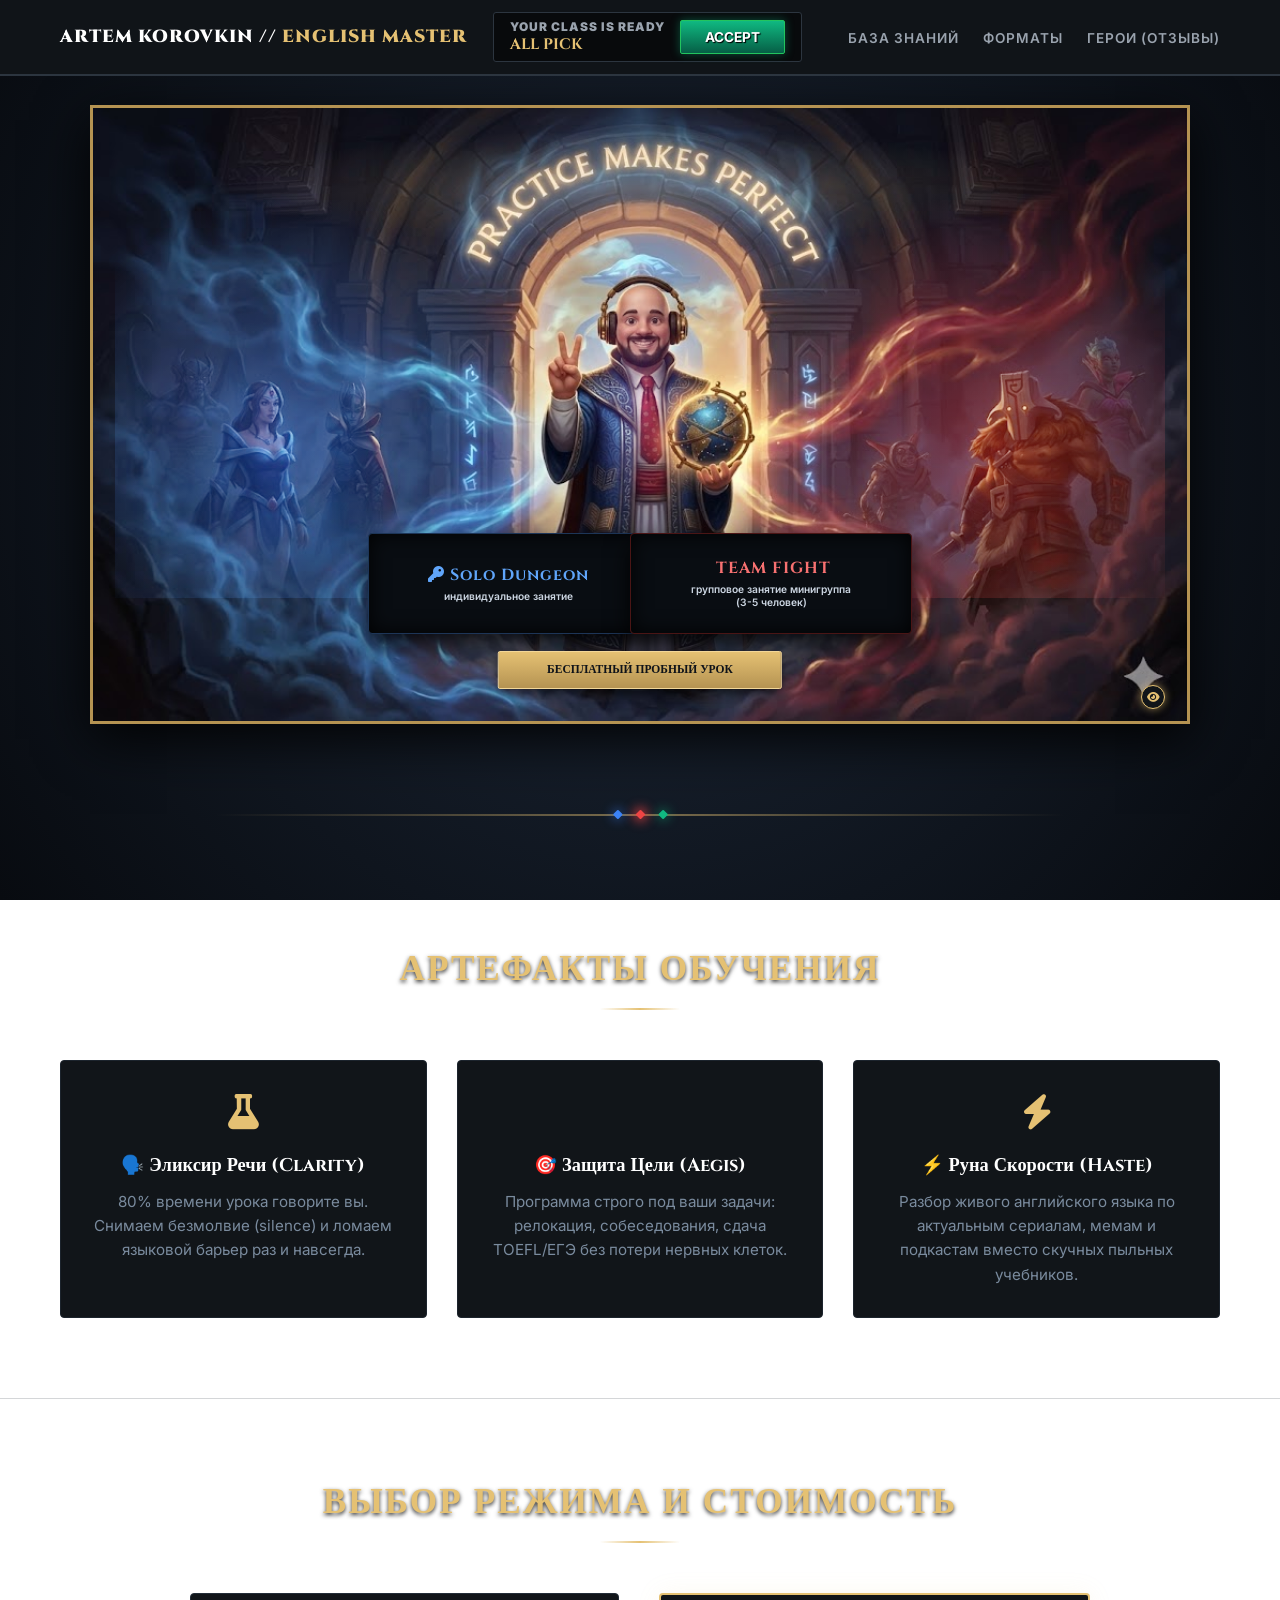
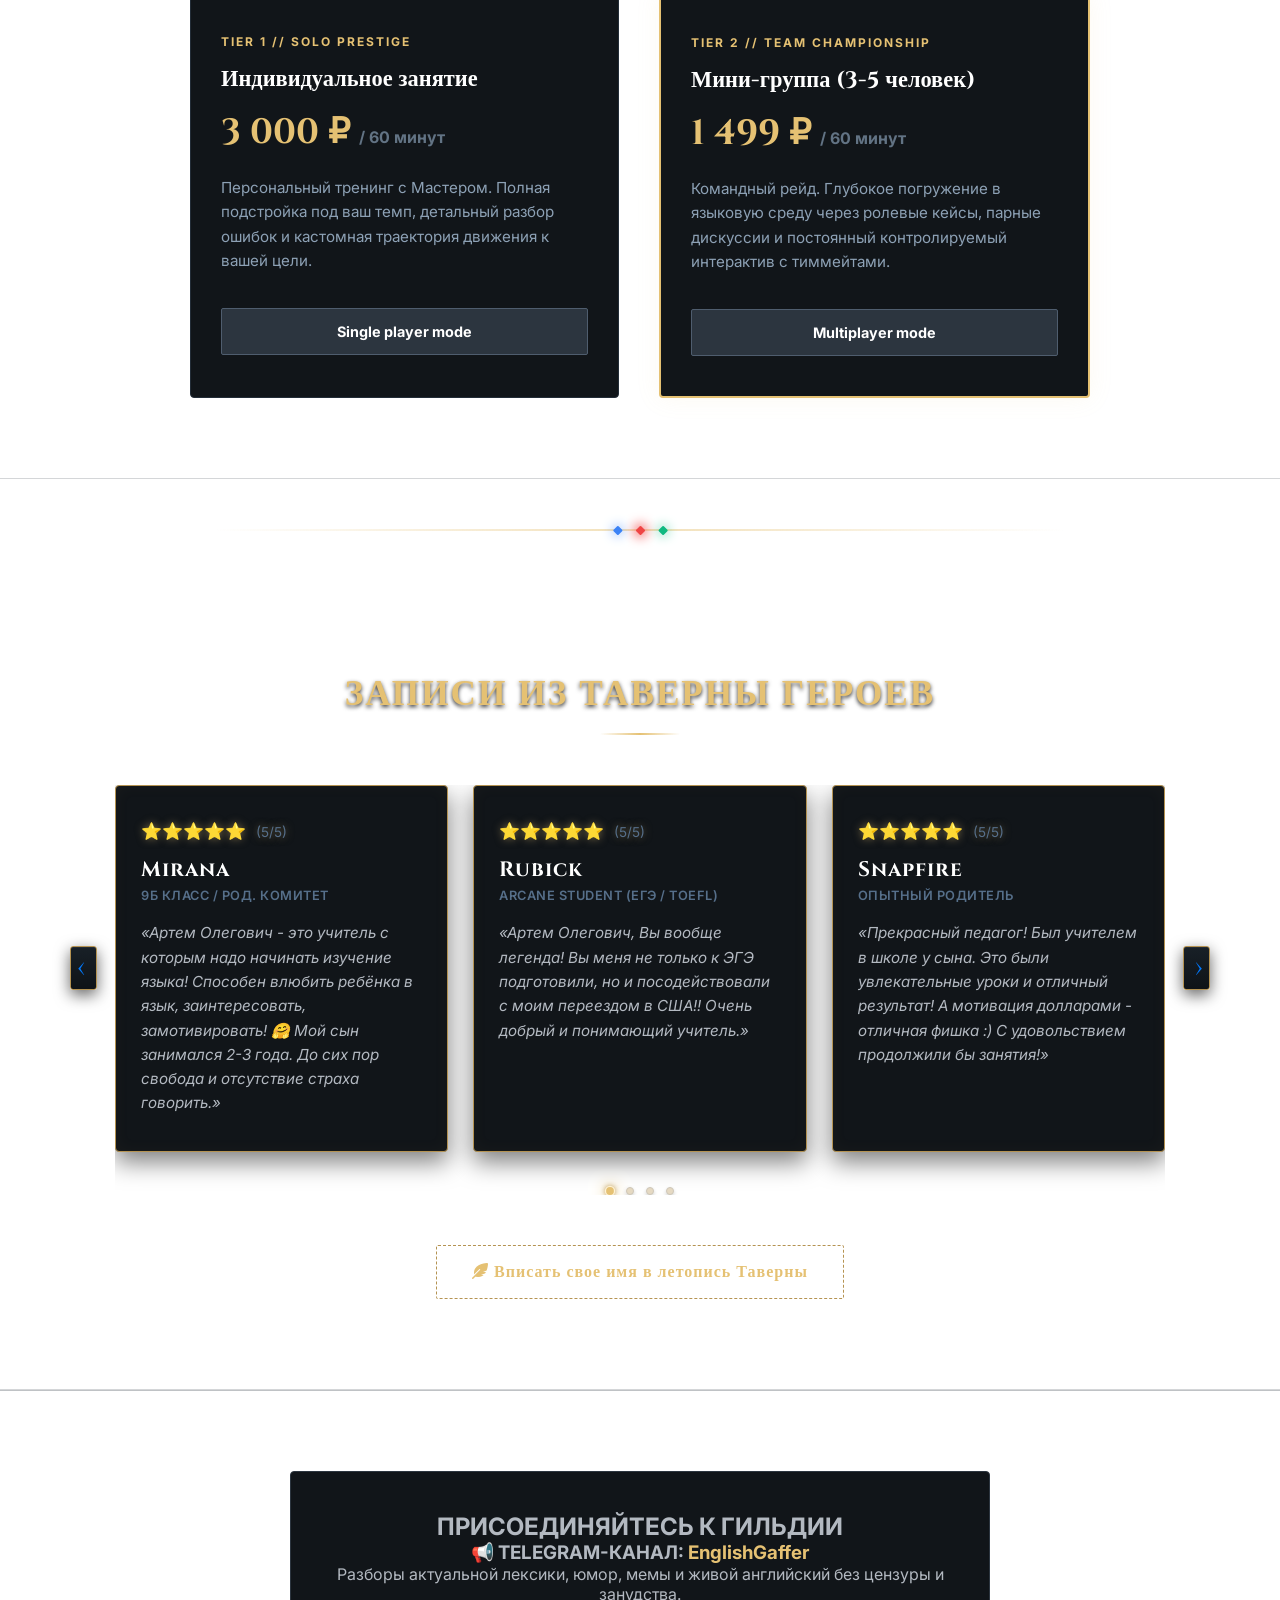
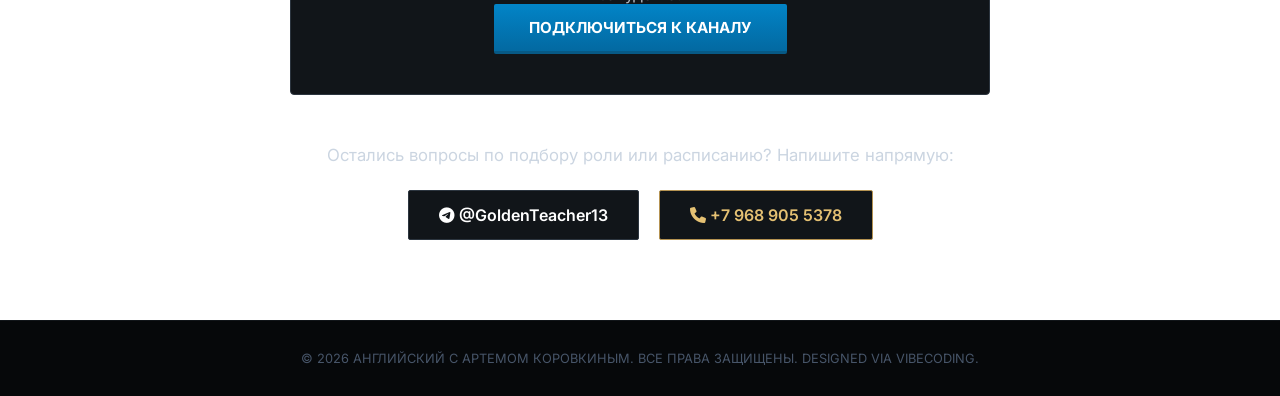
<file: index.htm>
<!DOCTYPE html>
<html lang="ru">
<head>
    <meta charset="UTF-8">
    <meta name="viewport" content="width=device-width, initial-scale=1.0">
    <title>The Sanctum of English | Артем Коровкин</title>
    <link href="https://fonts.googleapis.com/css2?family=Cinzel:wght@500;700;900&family=Inter:wght@400;600;700&display=swap" rel="stylesheet">
    <link rel="stylesheet" href="style.css?v=2.0">
    <link rel="stylesheet" href="https://cdnjs.cloudflare.com/ajax/libs/font-awesome/6.0.0/css/all.min.css">
    <link rel="stylesheet" href="https://cdn.jsdelivr.net/npm/swiper@11/swiper-bundle.min.css" />
</head>
<body>

    <header>
        <div class="container header-flex">
            <div class="logo-dota">ARTEM KOROVKIN // <span>ENGLISH MASTER</span></div>
            
            <div class="match-ready-container">
                <div class="match-ready-text">
                    <span class="text-ready-status">YOUR CLASS IS READY</span>
                    <span class="text-ready-mode gold-accent">ALL PICK</span>
                </div>
                <a href="https://telegram.me/GoldenTeacher13" target="_blank" class="btn-match-accept">ACCEPT</a>
            </div>

            <nav class="header-nav">
                <a href="#about">БАЗА ЗНАНИЙ</a>
                <a href="#services">ФОРМАТЫ</a>
                <a href="#reviews">ГЕРОИ (ОТЗЫВЫ)</a>
            </nav>
        </div>
    </header>

    <section class="hero-dota">
        <div class="container">
            
            <div class="dota-shrine-canvas">
                <img src="dota_hero.jpg" alt="The Sanctum of English" class="canvas-base-img">
                
                <div class="central-energy-rift"></div>
                
                <div class="ambient-smoke smoke-layer-1"></div>
                <div class="ambient-smoke smoke-layer-2"></div>
                <div class="arch-glow-pulse"></div>

                <a href="#solo-track" class="interactive-overlay-btn solo-dungeon-trigger">
                    <div class="overlay-main-title"><i class="fas fa-key"></i> Solo Dungeon</div>
                    <div class="overlay-sub-title">индивидуальное занятие</div>
                </a>

                <a href="#group-raid" class="interactive-overlay-btn team-fight-trigger">
                    <div class="overlay-main-title"><i class="fas fa-shield-halved"></i> TEAM FIGHT</div>
                    <div class="overlay-sub-title">групповое занятие минигруппа<br>(3-5 человек)</div>
                </a>

                <a href="https://telegram.me/GoldenTeacher13" target="_blank" class="interactive-trial-overlay-btn">
                    БЕСПЛАТНЫЙ ПРОБНЫЙ УРОК
                </a>

                <div class="dota-ward-easteregg" title="Observer Ward дает обзор на English Master!">
                    <i class="fas fa-eye"></i>
                </div>
            </div> 
        </div> 
    </section>

    <div class="dota-divider"></div>

    <section id="about" class="about-dota">
        <div class="container">
            <h2 class="section-title">АРТЕФАКТЫ ОБУЧЕНИЯ</h2>
            <div class="features-dota">
                
                <div class="artifact-card">
                    <div class="artifact-img"><i class="fas fa-flask"></i></div>
                    <h3>🗣️ Эликсир Речи (Clarity)</h3>
                    <p>80% времени урока говорите вы. Снимаем безмолвие (silence) и ломаем языковой барьер раз и навсегда.</p>
                </div>
                
                <div class="artifact-card">
                    <div class="artifact-img"><i class="fas fa-shield-cat"></i></div>
                    <h3>🎯 Защита Цели (Aegis)</h3>
                    <p>Программа строго под ваши задачи: релокация, собеседования, сдача TOEFL/ЕГЭ без потери нервных клеток.</p>
                </div>
                
                <div class="artifact-card">
                    <div class="artifact-img"><i class="fas fa-bolt"></i></div>
                    <h3>⚡ Руна Скорости (Haste)</h3>
                    <p>Разбор живого английского языка по актуальным сериалам, мемам и подкастам вместо скучных пыльных учебников.</p>
                </div>
                
            </div>
        </div>
    </section>

    <section id="services" class="shop-dota">
        <div class="container">
            <h2 class="section-title">ВЫБОР РЕЖИМА И СТОИМОСТЬ</h2>
            
            <div class="shop-grid">
                <div id="solo-track" class="shop-item">
                    <div class="item-tier">TIER 1 // SOLO PRESTIGE</div>
                    <h3>Индивидуальное занятие</h3>
                    <div class="gold-price">3 000 ₽ <span class="price-time">/ 60 минут</span></div>
                    <p class="item-desc">Персональный тренинг с Мастером. Полная подстройка под ваш темп, детальный разбор ошибок и кастомная траектория движения к вашей цели.</p>
                    <a href="https://telegram.me/GoldenTeacher13" target="_blank" class="btn-buy">Single player mode</a>
                </div>

                <div id="group-raid" class="shop-item featured-item">
                    <div class="item-tier">TIER 2 // TEAM CHAMPIONSHIP</div>
                    <h3>Мини-группа (3-5 человек)</h3>
                    <div class="gold-price">1 499 ₽ <span class="price-time">/ 60 минут</span></div>
                    <p class="item-desc">Командный рейд. Глубокое погружение в языковую среду через ролевые кейсы, парные дискуссии и постоянный контролируемый интерактив с тиммейтами.</p>
                    <a href="https://telegram.me/GoldenTeacher13" target="_blank" class="btn-buy team-buy">Multiplayer mode</a>
                </div>
            </div>

        </div>
    </section>

    <div class="dota-divider"></div>

    <section id="reviews" class="reviews-dota">
        <div class="container">
            <h2 class="section-title">ЗАПИСИ ИЗ ТАВЕРНЫ ГЕРОЕВ</h2>
            
            <div class="slider-shrine-container">
                <div class="swiper reviews-swiper">
                    <div class="swiper-wrapper">
                        
                        <div class="swiper-slide hero-review-card">
                            <div class="card-stars">⭐⭐⭐⭐⭐ <span class="stars-numeric">(5/5)</span></div>
                            <h4 class="hero-name">Mirana</h4>
                            <span class="hero-sub">9Б класс / Род. комитет</span>
                            <p class="review-text">«Артем Олегович - это учитель с которым надо начинать изучение языка! Способен влюбить ребёнка в язык, заинтересовать, замотивировать! 🤗 Мой сын занимался 2-3 года. До сих пор свобода и отсутствие страха говорить.»</p>
                        </div>

                        <div class="swiper-slide hero-review-card">
                            <div class="card-stars">⭐⭐⭐⭐⭐ <span class="stars-numeric">(5/5)</span></div>
                            <h4 class="hero-name">Rubick</h4>
                            <span class="hero-sub">Arcane Student (ЕГЭ / TOEFL)</span>
                            <p class="review-text">«Артем Олегович, Вы вообще легенда! Вы меня не только к ЭГЭ подготовили, но и посодействовали с моим переездом в США!! Очень добрый и понимающий учитель.»</p>
                        </div>

                        <div class="swiper-slide hero-review-card">
                            <div class="card-stars">⭐⭐⭐⭐⭐ <span class="stars-numeric">(5/5)</span></div>
                            <h4 class="hero-name">Snapfire</h4>
                            <span class="hero-sub">Опытный родитель</span>
                            <p class="review-text">«Прекрасный педагог! Был учителем в школе у сына. Это были увлекательные уроки и отличный результат! А мотивация долларами - отличная фишка :) С удовольствием продолжили бы занятия!»</p>
                        </div>

                        <div class="swiper-slide hero-review-card">
                            <div class="card-stars">⭐⭐⭐⭐⭐ <span class="stars-numeric">(5/5)</span></div>
                            <h4 class="hero-name">Juggernaut</h4>
                            <span class="hero-sub">Старшеклассник (Фокус)</span>
                            <p class="review-text">«Один из самых запоминающихся преподавателей. С ним не только можно продуктивно поработать, где Артём Олегович всегда подскажет, но и просто хорошо провести время, общаясь на Английском!»</p>
                        </div>

                    </div>
                    <div class="swiper-pagination dota-pagination"></div>
                </div>

                <div class="swiper-button-prev dota-arrow">‹</div>
                <div class="swiper-button-next dota-arrow">›</div>
            </div>

            <div class="shrine-form-wrapper">
                <button class="btn-toggle-form" onclick="toggleReviewForm()">
                    <i class="fas fa-feather-pointed"></i> Вписать свое имя в летопись Таверны
                </button>

                <div id="reviewFormContainer" class="review-form-container-collapsed">
                    <form action="https://api.web3forms.com/submit" method="POST" class="dota-fantasy-form">
                        <input type="hidden" name="access_key" value="0dfe8334-58ee-41dd-b7fd-cd4f579be743">
                        <input type="hidden" name="subject" value="Новый отзыв в Таверне Героев!">
                        
                        <div class="form-grid-dota">
                            <div class="form-group">
                                <label>Ваше Имя / Игровой Никнейм</label>
                                <input type="text" name="name" placeholder="Например: Александр / Invoker" required>
                            </div>
                            <div class="form-group">
                                <label>Ваша Роль </label>
                                <select name="role" required>
                                    <option value="" disabled selected>Выберите роль...</option>
                                    <option value="Опытный Родитель">Родитель</option>
                                    <option value="Старшеклассник (Фокус)">Старшеклассник</option>
                                    <option value="Arcane Student (ЕГЭ / TOEFL)">Студент</option>
                                    <option value="Тиммейт (Младшие классы)"> Ученик младших классов</option>
                                </select>
                            </div>
                        </div>

                        <div class="form-group">
                            <label>Какую оценку (Рейтинг MMR) ставите Мастеру?</label>
                            <select name="rating" class="gold-select" required>
                                <option value="⭐⭐⭐⭐⭐ (5/5) - Divine Tier">⭐⭐⭐⭐⭐ (5/5) — Отлично, буду рекомендовать другим ученикам</option>
                                <option value="⭐⭐⭐⭐ (4/5) - Ancient Tier">⭐⭐⭐⭐ (4/5) — Хорошо</option>
                                <option value="⭐⭐⭐ (3/5) - Legend Tier">⭐⭐⭐ (3/5) — Лучше бы купил Бигмак с Колой</option>
                            </select>
                        </div>

                        <div class="form-group">
                            <label>Свиток Истории (Ваш отзыв)</label>
                            <textarea name="message" rows="5" placeholder="Опишите ваши успехи, прокачку скиллов и впечатления от уроков..." required></textarea>
                        </div>

                        <button type="submit" class="btn-submit-form">ОТПРАВИТЬ СВИТОК НА ПОЧТУ</button>
                    </form>
                </div>
            </div>

        </div>
    </section>

    <section class="guild-dota">
        <div class="container text-center">
            <div class="guild-box">
                <h2>ПРИСОЕДИНЯЙТЕСЬ К ГИЛЬДИИ</h2>
                <h3>📢 TELEGRAM-КАНАЛ: <span class="gold-accent">EnglishGaffer</span></h3>
                <p>Разборы актуальной лексики, юмор, мемы и живой английский без цензуры и занудства.</p>
                <a href="https://telegram.me/EnglishGaffer" target="_blank" class="btn-guild-tg">ПОДКЛЮЧИТЬСЯ К КАНАЛУ</a>
            </div>

            <div class="final-contacts">
                <p class="contacts-pitch">Остались вопросы по подбору роли или расписанию? Напишите напрямую:</p>
                <div class="contact-row-dota">
                    <a href="https://telegram.me/GoldenTeacher13" target="_blank" class="btn-contact-link"><i class="fab fa-telegram"></i> @GoldenTeacher13</a>
                    <a href="tel:+79689055378" class="btn-contact-link phone-gold"><i class="fas fa-phone"></i> +7 968 905 5378</a>
                </div>
            </div>
        </div>
    </section>

    <footer>
        <div class="container text-center">
            <p>&copy; 2026 АНГЛИЙСКИЙ С АРТЕМОМ КОРОВКИНЫМ. ВСЕ ПРАВА ЗАЩИЩЕНЫ. DESIGNED VIA VIBECODING.</p>
        </div>
    </footer>

    <script src="https://cdn.jsdelivr.net/npm/swiper@11/swiper-bundle.min.js"></script>
    <script>
        // Инициализация карусели Доты
        const swiper = new Swiper('.reviews-swiper', {
            slidesPerView: 1,
            spaceBetween: 25,
            loop: true,
            pagination: {
                el: '.dota-pagination',
                clickable: true,
            },
            navigation: {
                nextEl: '.swiper-button-next',
                prevEl: '.swiper-button-prev',
            },
            breakpoints: {
                768: { slidesPerView: 2 },
                1024: { slidesPerView: 3 }
            }
        });

        // Функция плавного раскрытия формы
        function toggleReviewForm() {
            const formContainer = document.getElementById('reviewFormContainer');
            formContainer.classList.toggle('active-form-shrine');
        }
    </script>
    
</body>
</html>
</file>
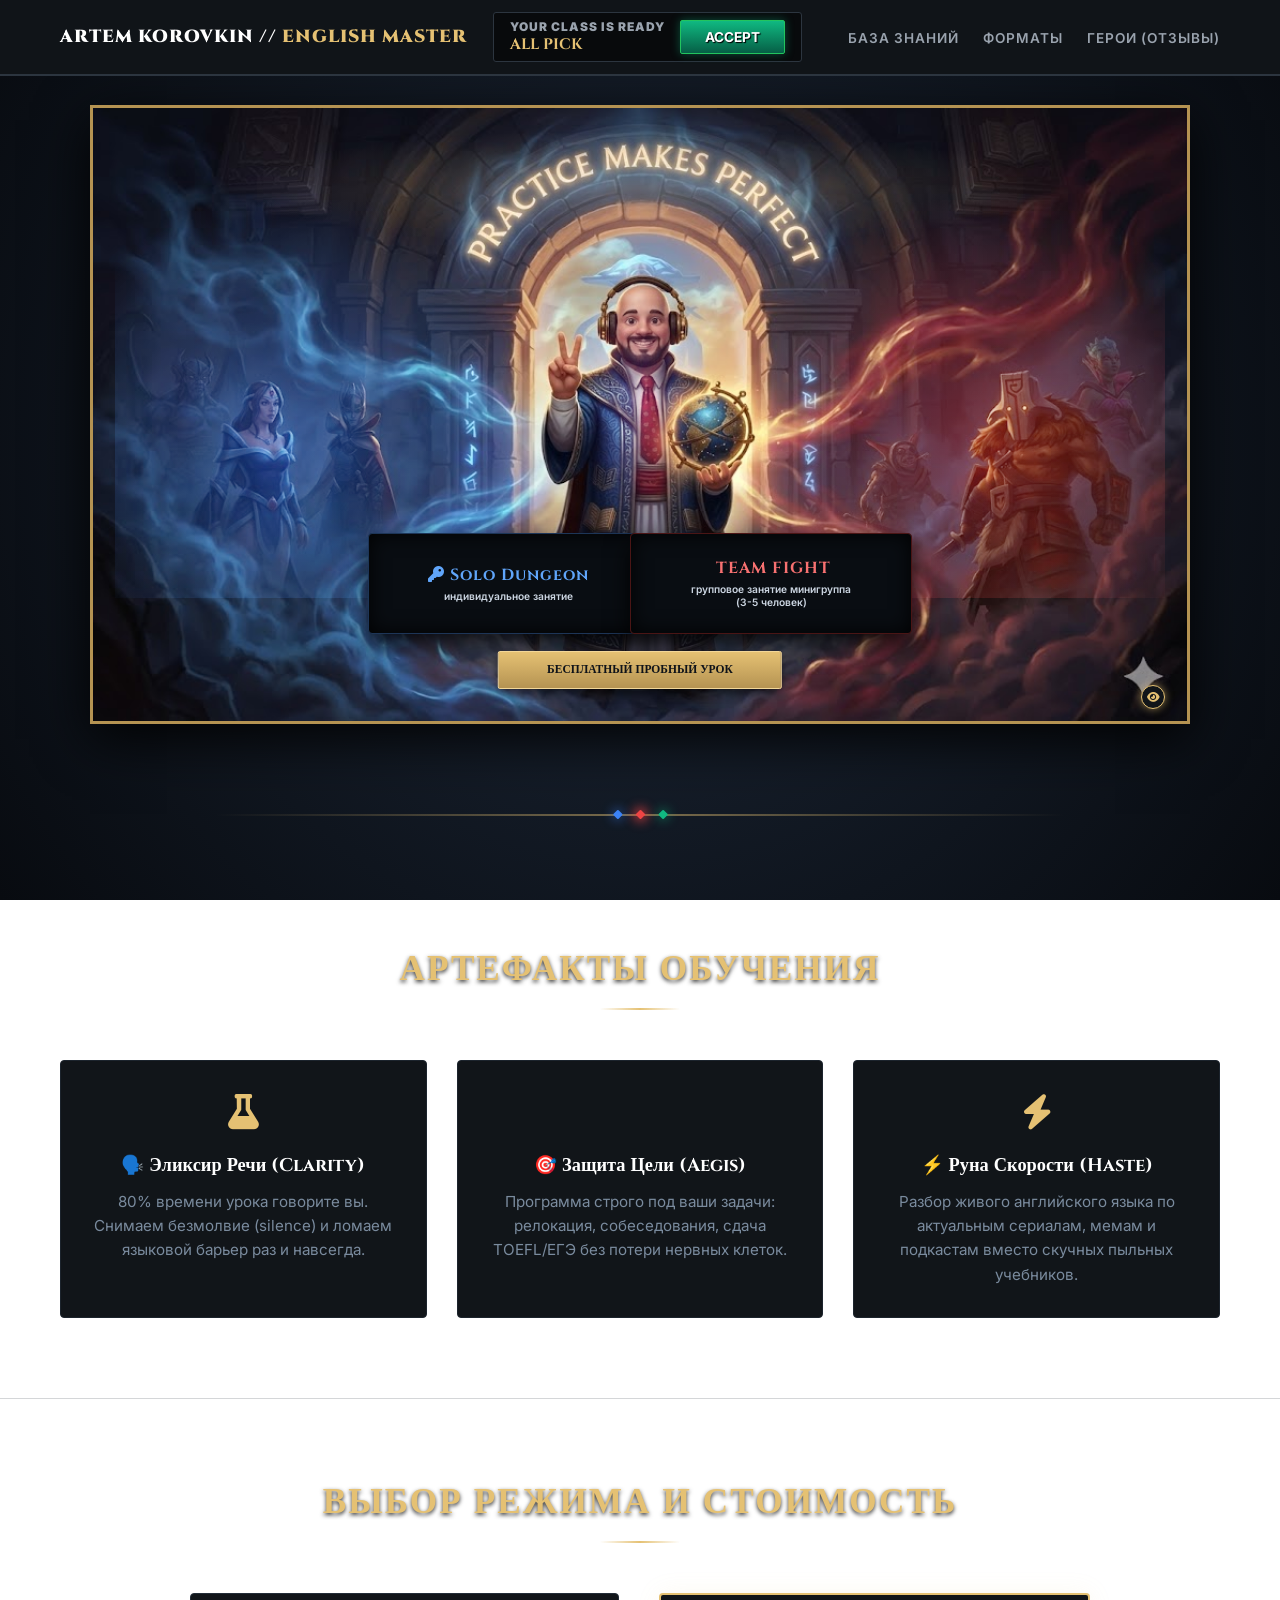
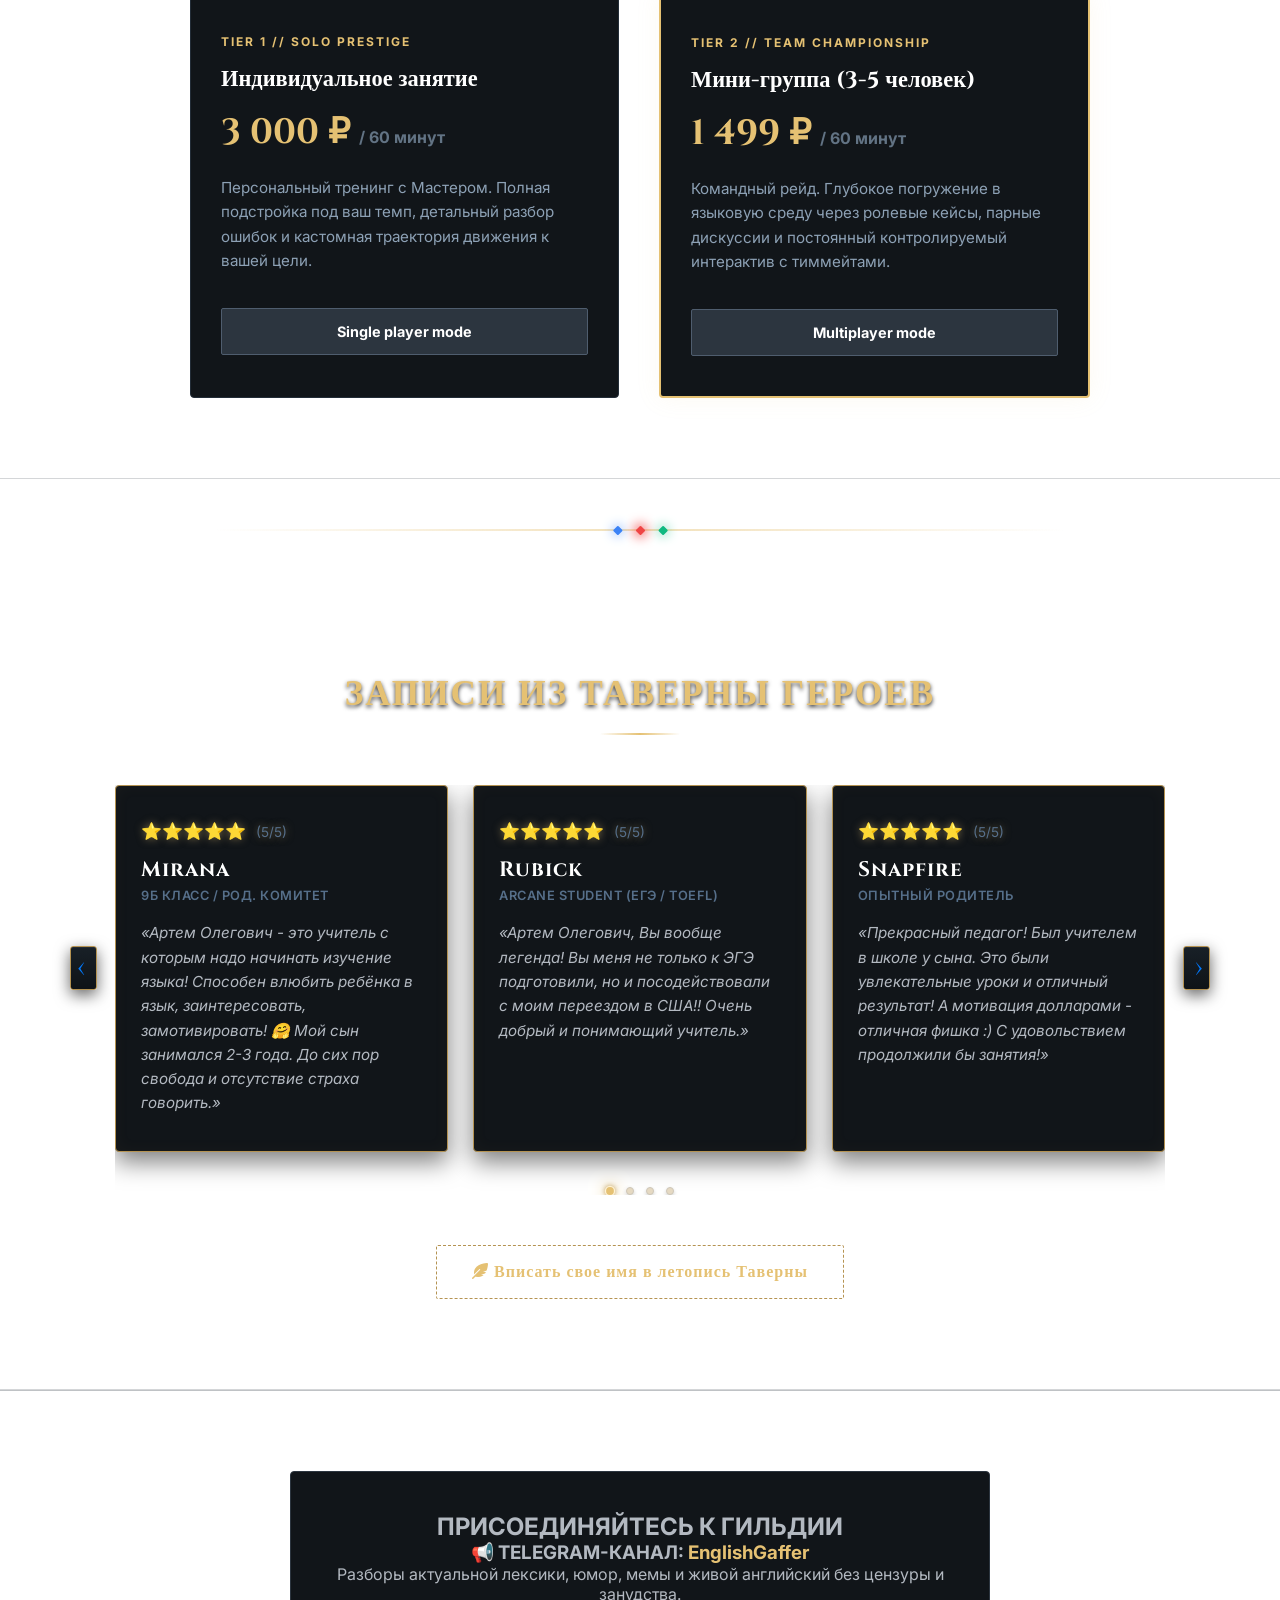
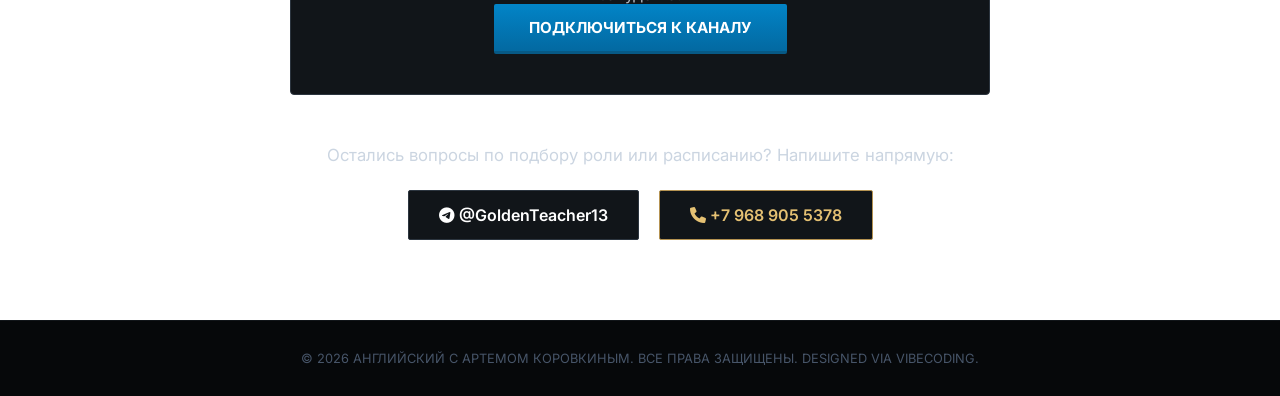
<file: index.html>
<!DOCTYPE html>
<html lang="ru">
<head>
    <meta charset="UTF-8">
    <meta name="viewport" content="width=device-width, initial-scale=1.0">
    <title>The Sanctum of English | Артем Коровкин</title>
    <link href="https://fonts.googleapis.com/css2?family=Cinzel:wght@500;700;900&family=Inter:wght@400;600;700&display=swap" rel="stylesheet">
    <link rel="stylesheet" href="style.css?v=6.0">
    <link rel="stylesheet" href="https://cdnjs.cloudflare.com/ajax/libs/font-awesome/6.0.0/css/all.min.css">
    <link rel="stylesheet" href="https://cdn.jsdelivr.net/npm/swiper@11/swiper-bundle.min.css" />
</head>
<body>

    <header>
        <div class="container header-flex">
            <div class="logo-dota">ARTEM KOROVKIN // <span>ENGLISH MASTER</span></div>
            
            <div class="match-ready-container">
                <div class="match-ready-text">
                    <span class="text-ready-status">YOUR CLASS IS READY</span>
                    <span class="text-ready-mode gold-accent">ALL PICK</span>
                </div>
                <a href="https://telegram.me/GoldenTeacher13" target="_blank" class="btn-match-accept">ACCEPT</a>
            </div>

            <nav class="header-nav">
                <a href="#about">БАЗА ЗНАНИЙ</a>
                <a href="#services">ФОРМАТЫ</a>
                <a href="#reviews">ГЕРОИ (ОТЗЫВЫ)</a>
            </nav>
        </div>
    </header>

    <section class="hero-dota">
        <div class="container">
            
            <div class="dota-shrine-canvas">
                <img src="dota_hero.jpg" alt="The Sanctum of English" class="canvas-base-img">
                
                <div class="central-energy-rift"></div>
                
                <div class="ambient-smoke smoke-layer-1"></div>
                <div class="ambient-smoke smoke-layer-2"></div>
                <div class="arch-glow-pulse"></div>

                <a href="#solo-track" class="interactive-overlay-btn solo-dungeon-trigger">
                    <div class="overlay-main-title"><i class="fas fa-key"></i> Solo Dungeon</div>
                    <div class="overlay-sub-title">индивидуальное занятие</div>
                </a>

                <a href="#group-raid" class="interactive-overlay-btn team-fight-trigger">
                    <div class="overlay-main-title"><i class="fas fa-shield-halved"></i> TEAM FIGHT</div>
                    <div class="overlay-sub-title">групповое занятие минигруппа<br>(3-5 человек)</div>
                </a>

                <a href="https://telegram.me/GoldenTeacher13" target="_blank" class="interactive-trial-overlay-btn">
                    БЕСПЛАТНЫЙ ПРОБНЫЙ УРОК
                </a>

                <div class="dota-ward-easteregg" title="Observer Ward дает обзор на English Master!">
                    <i class="fas fa-eye"></i>
                </div>
            </div> 
        </div> 
    </section>

    <div class="dota-divider"></div>

    <section id="about" class="about-dota">
        <div class="container">
            <h2 class="section-title">АРТЕФАКТЫ ОБУЧЕНИЯ</h2>
            <div class="features-dota">
                
                <div class="artifact-card">
                    <div class="artifact-img"><i class="fas fa-flask"></i></div>
                    <h3>🗣️ Эликсир Речи (Clarity)</h3>
                    <p>80% времени урока говорите вы. Снимаем безмолвие (silence) и ломаем языковой барьер раз и навсегда.</p>
                </div>
                
                <div class="artifact-card">
                    <div class="artifact-img"><i class="fas fa-shield-cat"></i></div>
                    <h3>🎯 Защита Цели (Aegis)</h3>
                    <p>Программа строго под ваши задачи: релокация, собеседования, сдача TOEFL/ЕГЭ без потери нервных клеток.</p>
                </div>
                
                <div class="artifact-card">
                    <div class="artifact-img"><i class="fas fa-bolt"></i></div>
                    <h3>⚡ Руна Скорости (Haste)</h3>
                    <p>Разбор живого английского языка по актуальным сериалам, мемам и подкастам вместо скучных пыльных учебников.</p>
                </div>
                
            </div>
        </div>
    </section>

    <section id="services" class="shop-dota">
        <div class="container">
            <h2 class="section-title">ВЫБОР РЕЖИМА И СТОИМОСТЬ</h2>
            
            <div class="shop-grid">
                <div id="solo-track" class="shop-item">
                    <div class="item-tier">TIER 1 // SOLO PRESTIGE</div>
                    <h3>Индивидуальное занятие</h3>
                    <div class="gold-price">3 000 ₽ <span class="price-time">/ 60 минут</span></div>
                    <p class="item-desc">Персональный тренинг с Мастером. Полная подстройка под ваш темп, детальный разбор ошибок и кастомная траектория движения к вашей цели.</p>
                    <a href="https://telegram.me/GoldenTeacher13" target="_blank" class="btn-buy">Single player mode</a>
                </div>

                <div id="group-raid" class="shop-item featured-item">
                    <div class="item-tier">TIER 2 // TEAM CHAMPIONSHIP</div>
                    <h3>Мини-группа (3-5 человек)</h3>
                    <div class="gold-price">1 499 ₽ <span class="price-time">/ 60 минут</span></div>
                    <p class="item-desc">Командный рейд. Глубокое погружение в языковую среду через ролевые кейсы, парные дискуссии и постоянный контролируемый интерактив с тиммейтами.</p>
                    <a href="https://telegram.me/GoldenTeacher13" target="_blank" class="btn-buy team-buy">Multiplayer mode</a>
                </div>
            </div>

        </div>
    </section>

    <div class="dota-divider"></div>

    <section id="reviews" class="reviews-dota">
        <div class="container">
            <h2 class="section-title">ЗАПИСИ ИЗ ТАВЕРНЫ ГЕРОЕВ</h2>
            
            <div class="slider-shrine-container">
                <div class="swiper reviews-swiper">
                    <div class="swiper-wrapper">
                        
                        <div class="swiper-slide hero-review-card">
                            <div class="card-stars">⭐⭐⭐⭐⭐ <span class="stars-numeric">(5/5)</span></div>
                            <h4 class="hero-name">Mirana</h4>
                            <span class="hero-sub">9Б класс / Род. комитет</span>
                            <p class="review-text">«Артем Олегович - это учитель с которым надо начинать изучение языка! Способен влюбить ребёнка в язык, заинтересовать, замотивировать! 🤗 Мой сын занимался 2-3 года. До сих пор свобода и отсутствие страха говорить.»</p>
                        </div>

                        <div class="swiper-slide hero-review-card">
                            <div class="card-stars">⭐⭐⭐⭐⭐ <span class="stars-numeric">(5/5)</span></div>
                            <h4 class="hero-name">Rubick</h4>
                            <span class="hero-sub">Arcane Student (ЕГЭ / TOEFL)</span>
                            <p class="review-text">«Артем Олегович, Вы вообще легенда! Вы меня не только к ЭГЭ подготовили, но и посодействовали с моим переездом в США!! Очень добрый и понимающий учитель.»</p>
                        </div>

                        <div class="swiper-slide hero-review-card">
                            <div class="card-stars">⭐⭐⭐⭐⭐ <span class="stars-numeric">(5/5)</span></div>
                            <h4 class="hero-name">Snapfire</h4>
                            <span class="hero-sub">Опытный родитель</span>
                            <p class="review-text">«Прекрасный педагог! Был учителем в школе у сына. Это были увлекательные уроки и отличный результат! А мотивация долларами - отличная фишка :) С удовольствием продолжили бы занятия!»</p>
                        </div>

                        <div class="swiper-slide hero-review-card">
                            <div class="card-stars">⭐⭐⭐⭐⭐ <span class="stars-numeric">(5/5)</span></div>
                            <h4 class="hero-name">Juggernaut</h4>
                            <span class="hero-sub">Старшеклассник (Фокус)</span>
                            <p class="review-text">«Один из самых запоминающихся преподавателей. С ним не только можно продуктивно поработать, где Артём Олегович всегда подскажет, но и просто хорошо провести время, общаясь на Английском!»</p>
                        </div>

                    </div>
                    <div class="swiper-pagination dota-pagination"></div>
                </div>

                <div class="swiper-button-prev dota-arrow">‹</div>
                <div class="swiper-button-next dota-arrow">›</div>
            </div>

            <div class="shrine-form-wrapper">
                <button class="btn-toggle-form" onclick="toggleReviewForm()">
                    <i class="fas fa-feather-pointed"></i> Вписать свое имя в летопись Таверны
                </button>

                <div id="reviewFormContainer" class="review-form-container-collapsed">
                    <form action="https://api.web3forms.com/submit" method="POST" class="dota-fantasy-form">
                        <input type="hidden" name="access_key" value="0dfe8334-58ee-41dd-b7fd-cd4f579be743">
                        <input type="hidden" name="subject" value="Новый отзыв в Таверне Героев!">
                        
                        <div class="form-grid-dota">
                            <div class="form-group">
                                <label>Ваше Имя / Игровой Никнейм</label>
                                <input type="text" name="name" placeholder="Например: Александр / Invoker" required>
                            </div>
                            <div class="form-group">
                                <label>Ваша Роль </label>
                                <select name="role" required>
                                    <option value="" disabled selected>Выберите роль...</option>
                                    <option value="Опытный Родитель">Родитель</option>
                                    <option value="Старшеклассник (Фокус)">Старшеклассник</option>
                                    <option value="Arcane Student (ЕГЭ / TOEFL)">Студент</option>
                                    <option value="Тиммейт (Младшие классы)"> Ученик младших классов</option>
                                </select>
                            </div>
                        </div>

                        <div class="form-group">
                            <label>Какую оценку (Рейтинг MMR) ставите Мастеру?</label>
                            <select name="rating" class="gold-select" required>
                                <option value="⭐⭐⭐⭐⭐ (5/5) - Divine Tier">⭐⭐⭐⭐⭐ (5/5) — Отлично, буду рекомендовать другим ученикам</option>
                                <option value="⭐⭐⭐⭐ (4/5) - Ancient Tier">⭐⭐⭐⭐ (4/5) — Хорошо</option>
                                <option value="⭐⭐⭐ (3/5) - Legend Tier">⭐⭐⭐ (3/5) — Лучше бы купил Бигмак с Колой</option>
                            </select>
                        </div>

                        <div class="form-group">
                            <label>Свиток Истории (Ваш отзыв)</label>
                            <textarea name="message" rows="5" placeholder="Опишите ваши успехи, прокачку скиллов и впечатления от уроков..." required></textarea>
                        </div>

                        <button type="submit" class="btn-submit-form">ОТПРАВИТЬ СВИТОК НА ПОЧТУ</button>
                    </form>
                </div>
            </div>

        </div>
    </section>

    <section class="guild-dota">
        <div class="container text-center">
            <div class="guild-box">
                <h2>ПРИСОЕДИНЯЙТЕСЬ К ГИЛЬДИИ</h2>
                <h3>📢 TELEGRAM-КАНАЛ: <span class="gold-accent">EnglishGaffer</span></h3>
                <p>Разборы актуальной лексики, юмор, мемы и живой английский без цензуры и занудства.</p>
                <a href="https://telegram.me/EnglishGaffer" target="_blank" class="btn-guild-tg">ПОДКЛЮЧИТЬСЯ К КАНАЛУ</a>
            </div>

            <div class="final-contacts">
                <p class="contacts-pitch">Остались вопросы по подбору роли или расписанию? Напишите напрямую:</p>
                <div class="contact-row-dota">
                    <a href="https://telegram.me/GoldenTeacher13" target="_blank" class="btn-contact-link"><i class="fab fa-telegram"></i> @GoldenTeacher13</a>
                    <a href="tel:+79689055378" class="btn-contact-link phone-gold"><i class="fas fa-phone"></i> +7 968 905 5378</a>
                </div>
            </div>
        </div>
    </section>

    <footer>
        <div class="container text-center">
            <p>&copy; 2026 АНГЛИЙСКИЙ С АРТЕМОМ КОРОВКИНЫМ. ВСЕ ПРАВА ЗАЩИЩЕНЫ. DESIGNED VIA VIBECODING.</p>
        </div>
    </footer>

    <script src="https://cdn.jsdelivr.net/npm/swiper@11/swiper-bundle.min.js"></script>
    <script>
        const swiper = new Swiper('.reviews-swiper', {
            slidesPerView: 1,
            spaceBetween: 25,
            loop: true,
            pagination: {
                el: '.dota-pagination',
                clickable: true,
            },
            navigation: {
                nextEl: '.swiper-button-next',
                prevEl: '.swiper-button-prev',
            },
            breakpoints: {
                768: { slidesPerView: 2 },
                1024: { slidesPerView: 3 }
            }
        });

        function toggleReviewForm() {
            const formContainer = document.getElementById('reviewFormContainer');
            formContainer.classList.toggle('active-form-shrine');
        }
    </script>
    <svg style="position: absolute; width: 0; height: 0; pointer-events: none;">
        <defs>
            <filter id="liquid-plasma-filter">
                <feTurbulence type="fractalNoise" baseFrequency="0.02 0.04" numOctaves="3" result="noise">
                    <animate attributeName="baseFrequency" dur="10s" values="0.02 0.04; 0.04 0.02; 0.02 0.04" repeatCount="indefinite" />
                </feTurbulence>
                <feDisplacementMap in="SourceGraphic" in2="noise" scale="25" xChannelSelector="R" yChannelSelector="G" />
            </filter>
        </defs>
    </svg>
    
</body>
</html>
</file>
<file: style.css>
@charset "UTF-8";

/* ==========================================================================
   1. БАЗОВЫЕ НАСТРОЙКИ ИГРОВОГО ИНТЕРФЕЙСА
   ========================================================================== */
* {
    margin: 0;
    padding: 0;
    box-sizing: border-box;
    scroll-behavior: smooth;
}

body {
    /* ФОН ЗАФИКСИРОВАН: Глубокий RPG-градиент, который плавно тянется за скроллом */
    background: radial-gradient(circle at center, #1b2636 0%, #080b10 100%) fixed;
    color: #b3b9c1;
    font-family: 'Inter', sans-serif;
    overflow-x: hidden;
    padding-top: 85px; 
}

.container {
    max-width: 1200px;
    margin: 0 auto;
    padding: 0 20px;
}

.text-center { text-align: center; }
.gold-accent { color: #e5c173; }

.section-title {
    font-family: 'Cinzel', serif;
    font-size: 2.2rem;
    color: #e5c173;
    text-align: center;
    letter-spacing: 2px;
    margin-bottom: 50px;
    text-shadow: 0 2px 4px rgba(0,0,0,0.8);
    position: relative;
}

.section-title::after {
    content: '';
    display: block;
    width: 80px;
    height: 2px;
    background: linear-gradient(90deg, transparent, #e5c173, transparent);
    margin: 15px auto 0 auto;
}

/* ==========================================================================
   2. ФИКСИРОВАННАЯ ШАПКА (ACCEPT MATCH)
   ========================================================================== */
header {
    background-color: rgba(17, 21, 25, 0.98);
    border-bottom: 2px solid #2c353f;
    position: fixed;
    width: 100%;
    top: 0;
    left: 0;
    z-index: 1000;
}

.header-flex {
    display: flex;
    justify-content: space-between;
    align-items: center;
    padding: 12px 20px;
}

.logo-dota {
    font-family: 'Cinzel', serif;
    font-weight: 900;
    font-size: 1.1rem;
    color: #ffffff;
    letter-spacing: 1px;
}

.logo-dota span { color: #e5c173; }

.match-ready-container {
    display: flex;
    align-items: center;
    gap: 15px;
    background-color: rgba(0, 0, 0, 0.5);
    padding: 6px 16px;
    border: 1px solid #2c353f;
    border-radius: 3px;
}

.match-ready-text {
    display: flex;
    flex-direction: column;
    text-align: left;
}

.text-ready-status {
    font-size: 0.75rem;
    font-weight: 900;
    color: #9aa3ae;
    letter-spacing: 1px;
}

.text-ready-mode {
    font-family: 'Cinzel', serif;
    font-size: 0.95rem;
    font-weight: bold;
    color: #e5c173;
}

.btn-match-accept {
    display: inline-block;
    text-decoration: none;
    background: linear-gradient(180deg, #10b981 0%, #065f46 100%);
    border: 1px solid #22c55e;
    color: white !important;
    padding: 8px 24px;
    font-weight: bold;
    border-radius: 2px;
    text-transform: uppercase;
    font-size: 0.85rem;
    box-shadow: 0 0 10px rgba(16, 185, 129, 0.4);
    text-shadow: 1px 1px 1px black;
    transition: transform 0.1s ease, box-shadow 0.2s;
}

.btn-match-accept:hover {
    background: linear-gradient(180deg, #16e59e 0%, #067f5e 100%);
    box-shadow: 0 0 15px rgba(16, 185, 129, 0.7);
}

.btn-match-accept:active { transform: scale(0.96); }

.header-nav a {
    text-decoration: none;
    color: #9aa3ae;
    font-size: 0.85rem;
    font-weight: 600;
    margin-left: 20px;
    letter-spacing: 1px;
}

.header-nav a:hover { color: #e5c173; }

/* ==========================================================================
   3. ИГРОВОЙ ХОЛСТ И АТМОСФЕРНЫЕ ЭФФЕКТЫ
   ========================================================================== */
.hero-dota {
    background-color: transparent; 
    padding: 20px 0 40px 0;
}

.dota-shrine-canvas {
    position: relative;
    width: 100%;
    max-width: 1100px; 
    aspect-ratio: 16 / 9; 
    margin: 0 auto;
    border: 3px solid #b59352; 
    box-shadow: 0 15px 50px rgba(0,0,0,0.9);
    background-color: #000;
    overflow: hidden;
}

.canvas-base-img {
    width: 100%;
    height: 100%;
    display: block;
    object-fit: cover;
}

.central-energy-rift {
    position: absolute;
    top: 25%;
    left: 45%;
    width: 10%;
    height: 45%;
    background: radial-gradient(ellipse at center, rgba(168, 85, 247, 0.3) 0%, transparent 70%);
    mix-blend-mode: screen;
    filter: blur(6px);
    z-index: 1;
    animation: riftFlicker 3s ease-in-out infinite alternate;
}

.ambient-smoke {
    position: absolute;
    top: 15%;
    height: 65%;
    width: 40%; 
    pointer-events: none;
    z-index: 2;
    mix-blend-mode: screen;
}

.smoke-layer-1 {
    left: 2%;
    background: radial-gradient(circle at 40% 60%, rgba(37, 99, 235, 0.45) 0%, rgba(59, 130, 246, 0.15) 50%, transparent 70%);
    animation: pearlescentBlue 6s ease-in-out infinite alternate;
}

.smoke-layer-2 {
    right: 2%;
    background: radial-gradient(circle at 60% 60%, rgba(220, 38, 38, 0.45) 0%, rgba(239, 68, 68, 0.15) 50%, transparent 70%);
    animation: pearlescentRed 6s ease-in-out infinite alternate 0.5s;
}

.arch-glow-pulse {
    position: absolute;
    top: 4%;
    left: 15%;
    width: 70%;
    height: 18%;
    pointer-events: none;
    z-index: 3;
    background: radial-gradient(ellipse at center, rgba(229, 193, 115, 0.22) 0%, transparent 75%);
    mix-blend-mode: screen;
    animation: archPulseEffect 3s ease-in-out infinite;
}

@keyframes riftFlicker {
    0% { opacity: 0.4; transform: scale(0.97); }
    100% { opacity: 1; transform: scale(1.03); }
}

@keyframes pearlescentBlue {
    0% { 
        opacity: 0.3;
        transform: scale(0.96) translate(-5px, 5px);
        filter: blur(8px) hue-rotate(-10deg);
    }
    100% { 
        opacity: 0.85;
        transform: scale(1.04) translate(5px, -5px);
        filter: blur(5px) hue-rotate(10deg);
    }
}

@keyframes pearlescentRed {
    0% { 
        opacity: 0.3;
        transform: scale(1.04) translate(5px, -5px);
        filter: blur(5px) hue-rotate(-10deg);
    }
    100% { 
        opacity: 0.85;
        transform: scale(0.96) translate(-5px, 5px);
        filter: blur(8px) hue-rotate(10deg);
    }
}

@keyframes archPulseEffect {
    0%, 100% { opacity: 0.4; transform: scale(0.995); }
    50% { opacity: 1; transform: scale(1.005); }
}

/* ==========================================================================
   4. КНОПКИ-ОВЕРЛЕИ (100% МАСКИРОВКА И ИДЕАЛЬНЫЙ РАЗМЕР)
   ========================================================================== */
.interactive-overlay-btn {
    position: absolute;
    bottom: 14.2%; 
    height: 16.5%; 
    width: 25.8%;  
    text-decoration: none;
    display: flex;
    flex-direction: column;
    justify-content: center;
    align-items: center;
    padding: 6px 12px;
    border-radius: 4px;
    z-index: 10;
    background: #090d12 !important; 
    box-shadow: inset 0 0 20px rgba(0,0,0,0.95), 0 12px 24px rgba(0,0,0,0.85);
    transition: all 0.2s cubic-bezier(0.4, 0, 0.2, 1);
}

.solo-dungeon-trigger {
    left: 25.1%; 
    border: 1px solid #1d3557;
    background: linear-gradient(180deg, #0f172a 0%, #070b11 100%);
}
.solo-dungeon-trigger:hover {
    border-color: #3b82f6;
    box-shadow: 0 0 25px rgba(59, 130, 246, 0.6);
    transform: translateY(-3px);
}
.solo-dungeon-trigger:active { transform: translateY(1px) scale(0.96); }

.team-fight-trigger {
    right: 25.1%; 
    border: 1px solid #4a1515;
    background: linear-gradient(180deg, #2a1212 0%, #110606 100%);
}
.team-fight-trigger:hover {
    border-color: #ef4444;
    box-shadow: 0 0 25px rgba(239, 68, 68, 0.6);
    transform: translateY(-3px);
}
.team-fight-trigger:active { transform: translateY(1px) scale(0.96); }

.overlay-main-title {
    font-family: 'Cinzel', serif;
    font-weight: 700;
    font-size: 1.25vw; 
    color: #ffffff;
    margin-bottom: 4px;
    letter-spacing: 1px;
}
.solo-dungeon-trigger .overlay-main-title { color: #60a5fa; }
.team-fight-trigger .overlay-main-title { color: #f87171; }

.overlay-sub-title {
    font-size: 0.8vw;
    font-weight: 600;
    color: #cbd5e1;
    text-transform: lowercase;
    text-align: center;
    line-height: 1.3;
}

.interactive-trial-overlay-btn {
    position: absolute;
    bottom: 5.2%;
    left: 50%;
    transform: translateX(-50%);
    width: 26%;
    height: 6.2%;
    text-decoration: none;
    font-family: 'Cinzel', serif;
    background: linear-gradient(180deg, #e5c173 0%, #b59352 100%);
    color: #0f1319 !important;
    font-weight: 900;
    font-size: 0.9vw;
    display: flex;
    justify-content: center;
    align-items: center;
    border-radius: 2px;
    border: 1px solid #f3d798;
    box-shadow: 0 4px 10px rgba(0,0,0,0.5);
    z-index: 20;
    transition: all 0.15s ease;
}
.interactive-trial-overlay-btn:hover {
    background: linear-gradient(180deg, #f3d798 0%, #cfa85f 100%);
    box-shadow: 0 0 15px rgba(229, 193, 115, 0.4);
}
.interactive-trial-overlay-btn:active { transform: translateX(-50%) scale(0.96); }

.dota-ward-easteregg {
    position: absolute;
    bottom: 2%;
    right: 2%;
    width: 24px;
    height: 24px;
    background: #111519;
    border: 1px solid #e5c173;
    border-radius: 50%;
    display: flex;
    justify-content: center;
    align-items: center;
    font-size: 0.7rem;
    color: #e5c173;
    z-index: 30;
    cursor: help;
    box-shadow: 0 0 8px rgba(229, 193, 115, 0.6);
    animation: wardGlow 2s ease-in-out infinite;
}

@keyframes wardGlow {
    0%, 100% { box-shadow: 0 0 4px rgba(229, 193, 115, 0.4); opacity: 0.8; }
    50% { box-shadow: 0 0 12px rgba(229, 193, 115, 0.9); opacity: 1; }
}

/* ==========================================================================
   УНИКАЛЬНЫЙ РАЗДЕЛИТЕЛЬ (PURE CSS / FANTASY-TECH STYLE — БЕЗ КАРТИНОК)
   ========================================================================== */
.dota-divider {
    height: 2px;
    width: 100%;
    max-width: 850px; 
    margin: 50px auto; 
    position: relative;
    background: linear-gradient(90deg, transparent, rgba(229, 193, 115, 0.5) 50%, transparent);
    display: flex;
    justify-content: center;
    align-items: center;
    border: none !important;
}

.dota-divider::after {
    content: '';
    position: absolute;
    width: 7px;
    height: 7px;
    background: #ef4444; 
    transform: rotate(45deg); 
    border-radius: 1px;
    box-shadow: 
        -16px 16px 0 0 #3b82f6,    
        -16px 16px 12px 0 #3b82f6, 
        16px -16px 0 0 #10b981,    
        16px -16px 12px 0 #10b981, 
        0 0 12px 2px #ef4444;      
    animation: cyberRunePulse 4s ease-in-out infinite alternate;
}

@keyframes cyberRunePulse {
    0% { opacity: 0.75; transform: rotate(45deg) scale(0.95); }
    100% { opacity: 1; transform: rotate(45deg) scale(1.1); }
}

/* ==========================================================================
   5. ИНФОРМАЦИОННЫЕ БЛОКИ САЙТА
   ========================================================================== */
.about-dota {
    background-color: transparent; 
    padding: 80px 0;
    border-bottom: 1px solid rgba(44, 53, 63, 0.2);
}

.features-dota {
    display: flex;
    gap: 30px;
}

.artifact-card {
    flex: 1;
    background: #111519;
    border: 1px solid #1c242d;
    padding: 30px;
    border-radius: 4px;
    text-align: center;
}

.artifact-img {
    font-size: 2.2rem;
    color: #e5c173;
    margin-bottom: 20px;
}

.artifact-card h3 {
    font-family: 'Cinzel', serif;
    color: #ffffff;
    font-size: 1.15rem;
    margin-bottom: 12px;
}

.artifact-card p {
    font-size: 0.95rem;
    color: #7a8b9e;
    line-height: 1.6;
}

.shop-dota {
    background: transparent; 
    padding: 80px 0;
    border-bottom: 1px solid rgba(44, 53, 63, 0.2);
}

.shop-grid {
    display: flex;
    justify-content: center;
    gap: 40px;
    max-width: 900px;
    margin: 0 auto;
}

.shop-item {
    flex: 1;
    background: #111519;
    border: 1px solid #232d38;
    padding: 40px 30px;
    border-radius: 4px;
    position: relative;
}

.featured-item {
    border: 2px solid #e5c173;
    box-shadow: 0 0 25px rgba(229, 193, 115, 0.1);
}

.item-tier {
    font-size: 0.75rem;
    color: #e5c173;
    font-weight: bold;
    letter-spacing: 2px;
    margin-bottom: 15px;
}

.shop-item h3 {
    font-family: 'Cinzel', serif;
    color: white;
    font-size: 1.4rem;
    margin-bottom: 15px;
}

.gold-price {
    font-size: 2.2rem;
    font-weight: bold;
    color: #e5c173;
    margin-bottom: 20px;
    font-family: 'Cinzel', serif;
}

.gold-price .price-time {
    font-size: 1rem;
    color: #627384;
    font-family: 'Inter', sans-serif;
}

.item-desc {
    font-size: 0.95rem;
    color: #8da1b5;
    margin-bottom: 35px;
    line-height: 1.6;
}

.btn-buy {
    display: block;
    text-align: center;
    text-decoration: none;
    background-color: #2c353f;
    color: white;
    font-weight: bold;
    padding: 14px 0;
    border-radius: 2px;
    border: 1px solid #4f5d6e;
    font-size: 0.9rem;
    transition: transform 0.1s ease;
}
.btn-buy:hover { background-color: #2563eb; border-color: #60a5fa; }
.team-buy:hover { background-color: #dc2626; border-color: #f87171; }

/* ==========================================================================
   6. ТАВЕРНА ОТЗЫВОВ С ИНТЕРАКТИВНЫМ СЛАЙДЕРОМ
   ========================================================================== */
.reviews-dota {
    background: transparent; 
    padding: 90px 0;
    border-bottom: 1px solid rgba(44, 53, 63, 0.2);
}

.slider-shrine-container {
    position: relative;
    padding: 0 55px;
    margin-bottom: 50px;
}

.reviews-swiper .swiper-wrapper {
    display: flex !important;
    align-items: stretch !important; 
}

.reviews-swiper .swiper-slide {
    height: auto !important; 
    display: flex !important;
    flex-direction: column !important;
}

.hero-review-card {
    background: #111519;
    border: 1px solid #b59352; 
    padding: 35px 25px;
    border-radius: 4px;
    box-shadow: 0 10px 25px rgba(0,0,0,0.5), inset 0 0 15px rgba(181, 147, 82, 0.05);
    transition: all 0.3s ease;
    height: 100% !important;  
    width: 100%;
    display: flex !important;
    flex-direction: column;
}

.hero-review-card:hover {
    transform: translateY(-5px);
    box-shadow: 0 15px 30px rgba(181, 147, 82, 0.2);
    border-color: #e5c173;
}

.card-stars {
    color: #e5c173;
    font-size: 1.05rem;
    margin-bottom: 15px;
    text-shadow: 0 0 8px rgba(229, 193, 115, 0.5);
}

.stars-numeric {
    color: #566f8a;
    font-size: 0.85rem;
    margin-left: 5px;
}

.hero-review-card h4 {
    font-family: 'Cinzel', serif;
    color: #ffffff;
    font-size: 1.3rem;
    margin-bottom: 4px;
    letter-spacing: 1px;
}

.hero-sub {
    font-size: 0.8rem;
    color: #566f8a;
    font-weight: 600;
    margin-bottom: 18px;
    text-transform: uppercase;
    letter-spacing: 0.5px;
}

.review-text {
    font-style: italic;
    font-size: 0.95rem;
    color: #b3b9c1;
    line-height: 1.6;
    flex-grow: 1; 
}

.dota-arrow {
    position: absolute;
    top: 45%;
    transform: translateY(-50%);
    width: 42px;
    height: 42px;
    background: linear-gradient(180deg, #182027 0%, #0f1317 100%);
    border: 1px solid #b59352;
    color: #e5c173;
    font-size: 2rem;
    font-family: 'Cinzel', serif;
    display: flex;
    justify-content: center;
    align-items: center;
    cursor: pointer;
    border-radius: 3px;
    z-index: 10;
    user-select: none;
    box-shadow: 0 5px 15px rgba(0,0,0,0.6), inset 0 1px 0 rgba(255,255,255,0.05);
    transition: all 0.25s cubic-bezier(0.4, 0, 0.2, 1);
}

.dota-arrow:after { display: none; } 
.swiper-button-prev { left: 0; padding-right: 4px; }
.swiper-button-next { right: 0; padding-left: 4px; }

.dota-arrow:hover {
    color: #ffffff;
    border-color: #e5c173;
    background: linear-gradient(180deg, #1f2933 0%, #141a21 100%);
    box-shadow: 0 0 15px rgba(229, 193, 115, 0.4), inset 0 0 8px rgba(229, 193, 115, 0.2);
    text-shadow: 0 0 8px #e5c173;
}

.dota-arrow:active { transform: translateY(-50%) scale(0.95); }

.dota-pagination {
    position: relative !important;
    bottom: auto !important;
    margin-top: 35px;
    display: flex;
    justify-content: center;
    gap: 12px;
}

.dota-pagination .swiper-pagination-bullet {
    width: 8px;
    height: 8px;
    background: #b59352 !important;
    border: 1px solid #735d34;
    border-radius: 50%; 
    opacity: 0.35;
    margin: 0 !important;
    transition: all 0.3s cubic-bezier(0.4, 0, 0.2, 1);
    box-shadow: 0 2px 4px rgba(0,0,0,0.5);
    cursor: pointer;
}

.dota-pagination .swiper-pagination-bullet:hover {
    opacity: 0.7;
    background: #e5c173 !important;
    transform: scale(1.1);
}

.dota-pagination .swiper-pagination-bullet-active {
    opacity: 1 !important;
    background: #e5c173 !important;
    border-color: #fff2d4;
    transform: scale(1.3); 
    box-shadow: 0 0 12px #e5c173, 0 0 4px #b59352;
}

/* ==========================================================================
   7. ФОРМА ОТПРАВКИ ОТЗЫВА (UI/UX ИНТЕРФЕЙС ЛОББИ)
   ========================================================================== */
.shrine-form-wrapper {
    max-width: 750px;
    margin: 0 auto;
    text-align: center;
}

.btn-toggle-form {
    background: transparent;
    border: 1px dashed #b59352;
    color: #e5c173;
    font-family: 'Cinzel', serif;
    font-size: 1rem;
    font-weight: bold;
    padding: 15px 35px;
    cursor: pointer;
    letter-spacing: 1px;
    border-radius: 2px;
    transition: all 0.2s ease;
}

.btn-toggle-form:hover {
    background: rgba(181, 147, 82, 0.08);
    border-style: solid;
    color: #ffffff;
    box-shadow: 0 0 20px rgba(181, 147, 82, 0.15);
}

.review-form-container-collapsed {
    max-height: 0;
    overflow: hidden;
    transition: max-height 0.4s cubic-bezier(0.4, 0, 0.2, 1);
    text-align: left;
}

.active-form-shrine {
    max-height: 800px;
    margin-top: 35px;
}

.dota-fantasy-form {
    background: #111519;
    border: 1px solid #b59352;
    padding: 35px;
    border-radius: 4px;
    box-shadow: 0 15px 40px rgba(0,0,0,0.7);
}

.form-grid-dota {
    display: flex;
    gap: 20px;
}

.form-group {
    flex: 1;
    display: flex;
    flex-direction: column;
    margin-bottom: 20px;
}

.form-group label {
    font-size: 0.8rem;
    color: #8da1b5;
    text-transform: uppercase;
    font-weight: 700;
    margin-bottom: 8px;
    letter-spacing: 0.5px;
}

.dota-fantasy-form input[type="text"],
.dota-fantasy-form select,
.dota-fantasy-form textarea {
    background: #090d12;
    border: 1px solid #2c353f;
    color: #ffffff;
    padding: 12px 15px;
    border-radius: 2px;
    font-family: 'Inter', sans-serif;
    font-size: 0.95rem;
    transition: all 0.2s ease;
}

.dota-fantasy-form input:focus,
.dota-fantasy-form select:focus,
.dota-fantasy-form textarea:focus {
    outline: none;
    border-color: #e5c173;
    box-shadow: 0 0 10px rgba(229, 193, 115, 0.2);
    background: #0d131a;
}

.gold-select {
    color: #e5c173 !important;
    font-weight: bold;
}

.btn-submit-form {
    display: block;
    width: 100%;
    background: linear-gradient(180deg, #e5c173 0%, #b59352 100%);
    border: 1px solid #f3d798;
    color: #0f1319;
    font-family: 'Cinzel', serif;
    font-weight: 900;
    padding: 15px 0;
    font-size: 1rem;
    letter-spacing: 1px;
    cursor: pointer;
    border-radius: 2px;
    box-shadow: 0 4px 15px rgba(0,0,0,0.4);
    transition: all 0.2s;
}

.btn-submit-form:hover {
    background: linear-gradient(180deg, #f3d798 0%, #cfa85f 100%);
    box-shadow: 0 0 15px rgba(181, 147, 82, 0.4);
}

.btn-submit-form:active { transform: scale(0.99); }

/* ==========================================================================
   8. ГИЛЬДИЯ, КОНТАКТЫ И ПОДВАЛ
   ========================================================================== */
.guild-dota {
    background: transparent; 
    padding: 80px 0;
    border-top: 1px solid rgba(44, 53, 63, 0.3);
}

.guild-box {
    max-width: 700px;
    margin: 0 auto 50px auto;
    background-color: #111519;
    border: 1px solid #2c353f;
    padding: 40px;
    border-radius: 4px;
}

.contacts-pitch {
    margin-bottom: 25px !important;
    color: #cbd5e1;
    font-size: 1.05rem;
}

.contact-row-dota {
    display: flex;
    justify-content: center;
    align-items: center;
    gap: 20px;
}

.btn-contact-link {
    display: inline-block;
    text-decoration: none;
    background-color: #111519;
    border: 1px solid #2c353f;
    color: white;
    padding: 14px 30px;
    font-weight: 600;
    font-size: 1rem;
    border-radius: 2px;
    transition: all 0.3s;
}

.btn-contact-link:hover {
    border-color: #e5c173;
    color: #e5c173;
}

.phone-gold {
    border-color: #b59352;
    color: #e5c173;
}

.btn-guild-tg {
    display: inline-block;
    text-decoration: none;
    background: linear-gradient(180deg, #0284c7 0%, #0369a1 100%);
    color: white;
    font-weight: bold;
    padding: 14px 35px;
    border-radius: 2px;
    border-bottom: 3px solid #075985;
    font-size: 0.95rem;
}

footer {
    background-color: #06080a;
    border-top: 1px solid #111519;
    padding: 30px 0;
    font-size: 0.8rem;
    color: #475569;
}

/* ==========================================================================
   МОБИЛЬНАЯ АДАПТИВНОСТЬ
   ========================================================================== */
@media (max-width: 768px) {
    .decision-grid, .features-dota, .shop-grid, .contact-row-dota, .form-grid-dota {
        flex-direction: column;
        grid-template-columns: 1fr;
        gap: 20px;
    }

    .dota-shrine-canvas {
        display: flex;
        flex-direction: column; 
        height: auto;
        aspect-ratio: auto; 
        overflow: visible;  
        background: transparent;
        border: none;
        box-shadow: none;
    }
    
    /* Отключаем тяжелые жидкие маски на смартфонах для экономии батареи */
    .dota-shrine-canvas::after { display: none !important; }

    .canvas-base-img {
        aspect-ratio: 16 / 9;
        border: 3px solid #b59352;
        box-shadow: 0 10px 30px rgba(0,0,0,0.8);
        margin-bottom: 15px;
    }

    .ambient-smoke, .central-energy-rift, .arch-glow-pulse { display: none; }

    .interactive-overlay-btn {
        position: relative; 
        width: 100%;
        height: 65px; 
        left: auto !important; right: auto !important; bottom: auto !important;
        margin-bottom: 15px;
        padding: 15px;
        box-shadow: 0 4px 15px rgba(0,0,0,0.4);
    }

    .interactive-trial-overlay-btn {
        position: relative;
        width: 100%;
        height: 55px;
        left: auto !important; transform: none !important; bottom: auto !important;
        margin-top: 5px;
        font-size: 1rem !important;
    }

    .overlay-main-title { font-size: 1.2rem !important; margin-bottom: 2px; }
    .overlay-sub-title { font-size: 0.8rem !important; line-height: 1.2; }
    .slider-shrine-container { padding: 0; }
    .dota-arrow { display: none; } 
    .dota-divider { display: none; }
    .header-flex { flex-direction: column; gap: 12px; text-align: center; }
    .header-nav { display: none; }
    .match-ready-container { width: 100%; justify-content: center; }
}
</file>
